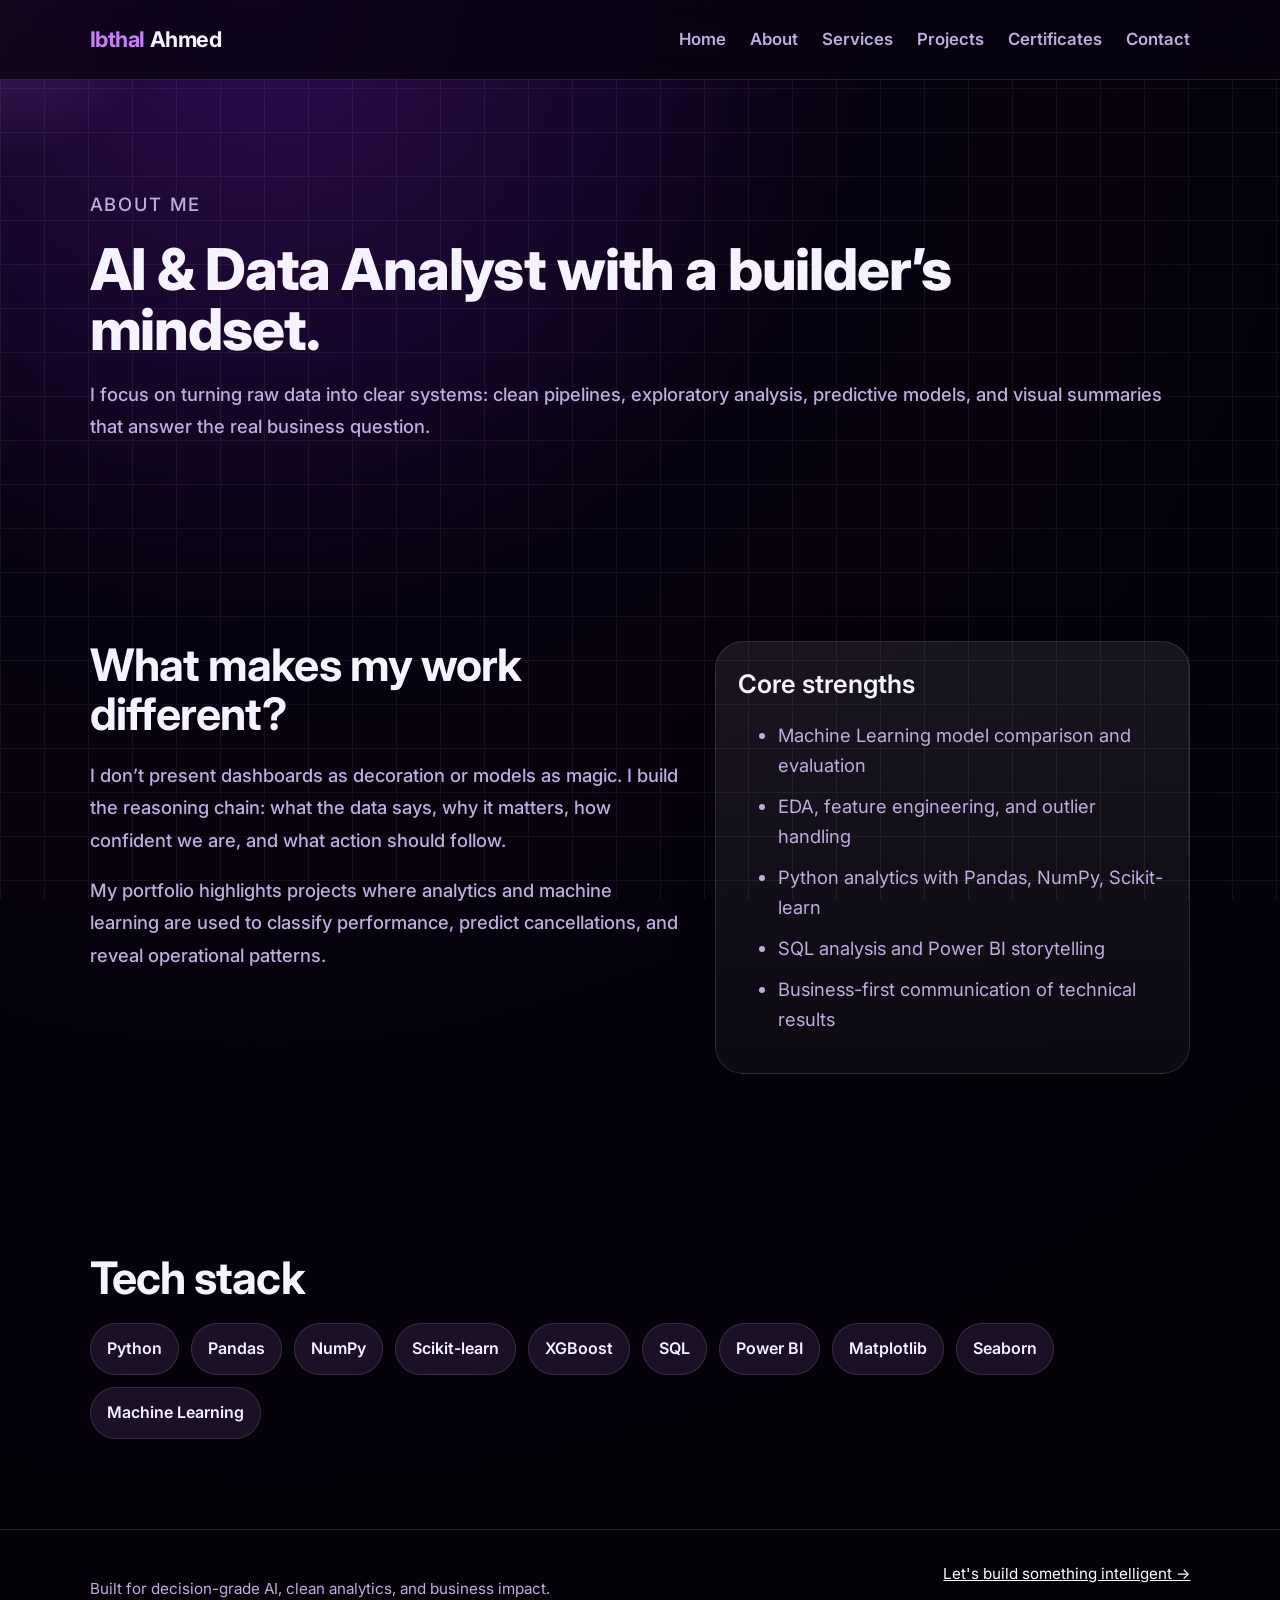
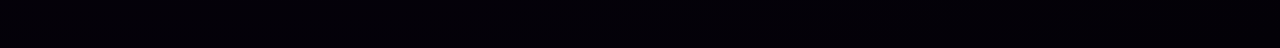
<file: about.html>
<!DOCTYPE html><html lang="en"><head><meta charset="UTF-8"><meta name="viewport" content="width=device-width, initial-scale=1.0"><title>Ibthal Ahmed | Portfolio</title><link rel="preconnect" href="https://fonts.googleapis.com"><link rel="preconnect" href="https://fonts.gstatic.com" crossorigin><link href="https://fonts.googleapis.com/css2?family=Inter:wght@400;500;600;700;800;900&display=swap" rel="stylesheet"><link rel="stylesheet" href="assets/style.css"></head><body>
<div class="noise"></div><div class="cursor-glow"></div><header class="site-header"><a class="brand" href="index.html"><span>Ibthal</span> Ahmed</a><button class="nav-toggle" aria-label="toggle navigation">☰</button><nav class="nav"><a href="index.html">Home</a><a href="about.html">About</a><a href="services.html">Services</a><a href="projects.html">Projects</a><a href="certificates.html">Certificates</a><a href="contact.html">Contact</a></nav></header>
<main>
<section class="subhero page-enter"><p class="eyebrow">About Me</p><h1>AI & Data Analyst with a builder’s mindset.</h1><p>I focus on turning raw data into clear systems: clean pipelines, exploratory analysis, predictive models, and visual summaries that answer the real business question.</p></section><section class="section split"><div><h2>What makes my work different?</h2><p>I don’t present dashboards as decoration or models as magic. I build the reasoning chain: what the data says, why it matters, how confident we are, and what action should follow.</p><p>My portfolio highlights projects where analytics and machine learning are used to classify performance, predict cancellations, and reveal operational patterns.</p></div><div class="glass-list"><h3>Core strengths</h3><ul><li>Machine Learning model comparison and evaluation</li><li>EDA, feature engineering, and outlier handling</li><li>Python analytics with Pandas, NumPy, Scikit-learn</li><li>SQL analysis and Power BI storytelling</li><li>Business-first communication of technical results</li></ul></div></section><section class="section"><h2>Tech stack</h2><div class="chips"><span>Python</span><span>Pandas</span><span>NumPy</span><span>Scikit-learn</span><span>XGBoost</span><span>SQL</span><span>Power BI</span><span>Matplotlib</span><span>Seaborn</span><span>Machine Learning</span></div></section>
</main>
<footer class="footer"><p>Built for decision-grade AI, clean analytics, and business impact.</p><a href="contact.html">Let's build something intelligent →</a></footer><script src="assets/script.js"></script></body></html>
</file>
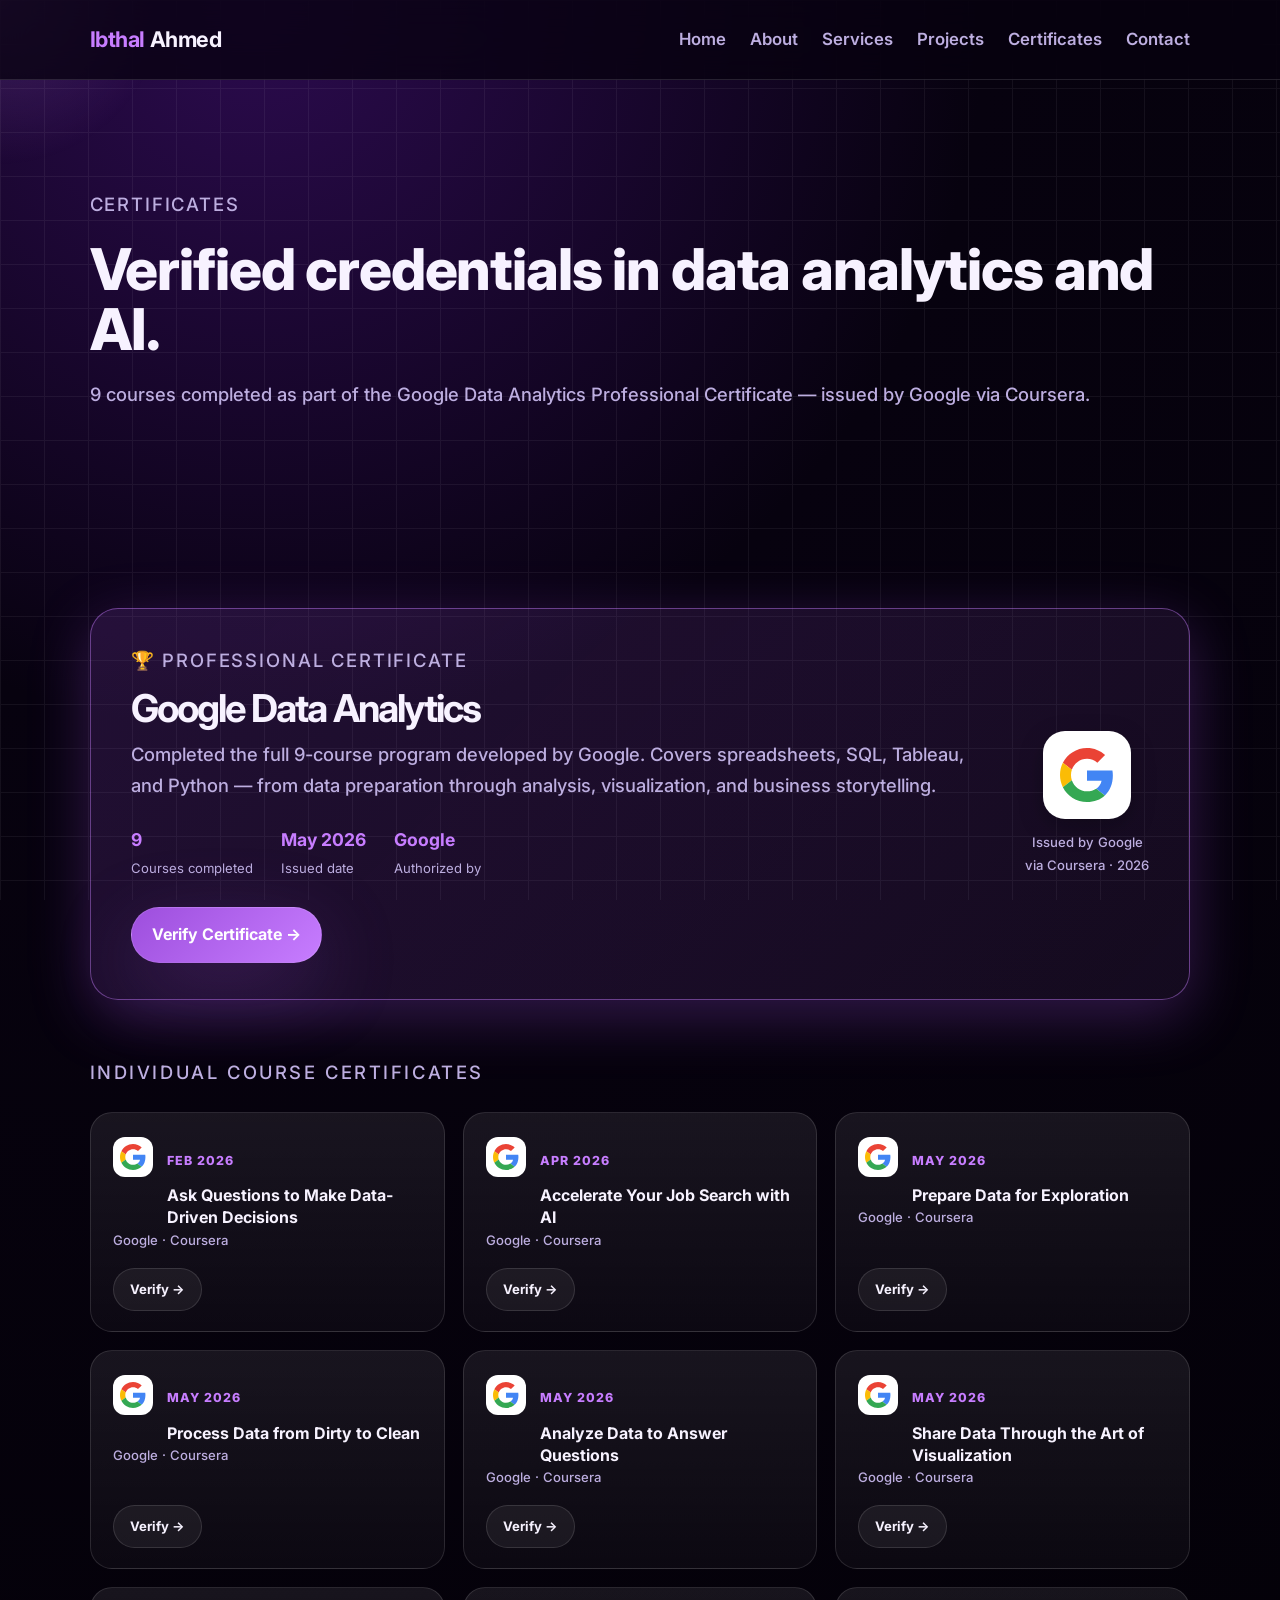
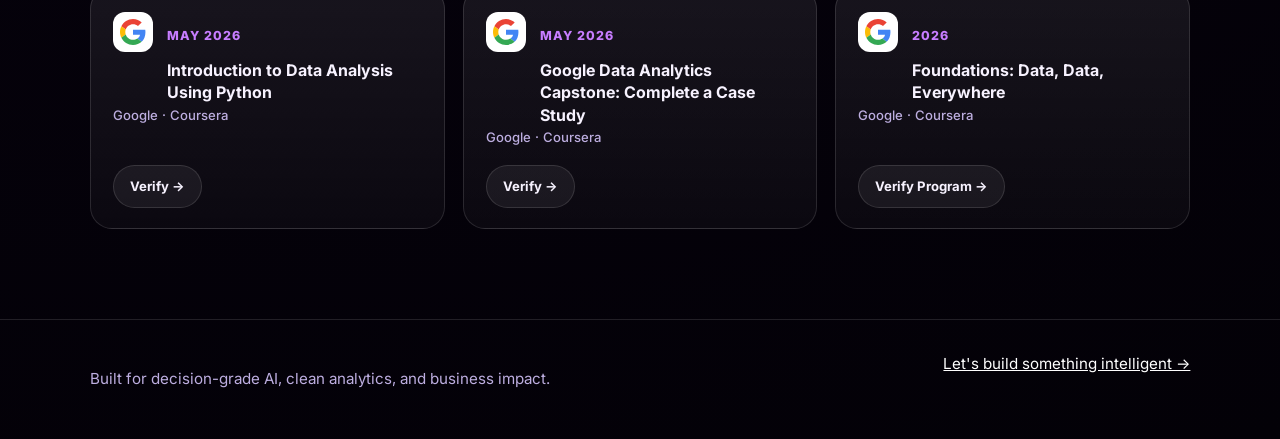
<file: certificates.html>
<!DOCTYPE html>
<html lang="en">
<head>
  <meta charset="UTF-8">
  <meta name="viewport" content="width=device-width, initial-scale=1.0">
  <title>Ibthal Ahmed | Certificates</title>
  <link rel="preconnect" href="https://fonts.googleapis.com">
  <link rel="preconnect" href="https://fonts.gstatic.com" crossorigin>
  <link href="https://fonts.googleapis.com/css2?family=Inter:wght@400;500;600;700;800;900&display=swap" rel="stylesheet">
  <link rel="stylesheet" href="assets/style.css">
  <style>
    /* ── Certificates page extras ── */
    .cert-hero-badge {
      display: inline-flex;
      align-items: center;
      gap: 10px;
      background: linear-gradient(135deg, rgba(157,78,221,.22), rgba(199,125,255,.12));
      border: 1px solid rgba(199,125,255,.35);
      border-radius: 999px;
      padding: 10px 22px;
      font-weight: 800;
      font-size: .88rem;
      color: var(--purple2);
      margin-bottom: 28px;
      letter-spacing: .06em;
    }
    .cert-hero-badge span { font-size: 1.1rem; }

    /* Professional cert card — full-width highlight */
    .pro-cert-card {
      background: linear-gradient(135deg, rgba(157,78,221,.18), rgba(199,125,255,.08));
      border: 1.5px solid rgba(199,125,255,.45);
      border-radius: 28px;
      padding: 36px 40px;
      display: flex;
      align-items: center;
      justify-content: space-between;
      gap: 32px;
      margin-bottom: 56px;
      box-shadow: 0 16px 60px rgba(157,78,221,.3);
      flex-wrap: wrap;
    }
    .pro-cert-left { flex: 1; min-width: 260px; }
    .pro-cert-left .eyebrow { margin-bottom: 10px; }
    .pro-cert-left h2 { font-size: clamp(1.6rem, 3vw, 2.4rem); margin: 0 0 10px; letter-spacing: -.05em; }
    .pro-cert-left p { color: var(--muted); line-height: 1.7; margin: 0 0 24px; }
    .pro-cert-meta {
      display: flex;
      gap: 28px;
      flex-wrap: wrap;
    }
    .pro-cert-meta div { text-align: left; }
    .pro-cert-meta strong { display: block; font-size: 1.1rem; color: var(--purple2); }
    .pro-cert-meta span { color: var(--muted); font-size: .82rem; }
    .pro-cert-right { text-align: center; flex-shrink: 0; }
    .google-logo-block {
      width: 88px;
      height: 88px;
      border-radius: 22px;
      background: #fff;
      display: grid;
      place-items: center;
      margin: 0 auto 12px;
      box-shadow: 0 8px 24px rgba(0,0,0,.25);
    }
    .google-logo-block svg { width: 54px; height: 54px; }
    .pro-cert-right p { color: var(--muted); font-size: .82rem; margin: 0; }

    /* Course certs grid */
    .course-certs-title {
      font-size: 1rem;
      text-transform: uppercase;
      letter-spacing: .14em;
      color: var(--purple2);
      font-weight: 900;
      margin-bottom: 24px;
    }
    .cert-grid {
      display: grid;
      grid-template-columns: repeat(3, 1fr);
      gap: 18px;
    }
    .cert-card {
      background: linear-gradient(180deg, rgba(255,255,255,.08), rgba(255,255,255,.03));
      border: 1px solid var(--line);
      border-radius: 22px;
      padding: 24px 22px 20px;
      display: flex;
      flex-direction: column;
      justify-content: space-between;
      gap: 16px;
      transition: border-color .3s, transform .3s;
    }
    .cert-card:hover {
      border-color: rgba(199,125,255,.5);
      transform: translateY(-4px);
    }
    .cert-card-top { display: flex; align-items: flex-start; gap: 14px; }
    .cert-icon {
      width: 40px;
      height: 40px;
      border-radius: 12px;
      background: #fff;
      display: grid;
      place-items: center;
      flex-shrink: 0;
    }
    .cert-icon svg { width: 26px; height: 26px; }
    .cert-card h3 { font-size: 1rem; margin: 0; line-height: 1.4; font-weight: 700; }
    .cert-card .cert-date { color: var(--purple2); font-size: .78rem; font-weight: 800; letter-spacing: .08em; text-transform: uppercase; }
    .cert-card .cert-issuer { color: var(--muted); font-size: .82rem; margin: 0; }
    .cert-card .btn { font-size: .82rem; padding: 10px 16px; align-self: flex-start; }

    @media (max-width: 900px) {
      .cert-grid { grid-template-columns: 1fr 1fr; }
      .pro-cert-card { flex-direction: column; }
    }
    @media (max-width: 600px) {
      .cert-grid { grid-template-columns: 1fr; }
    }
  </style>
</head>
<body>
<div class="noise"></div>
<div class="cursor-glow"></div>

<header class="site-header">
  <a class="brand" href="index.html"><span>Ibthal</span> Ahmed</a>
  <button class="nav-toggle" aria-label="toggle navigation">☰</button>
  <nav class="nav">
    <a href="index.html">Home</a>
    <a href="about.html">About</a>
    <a href="services.html">Services</a>
    <a href="projects.html">Projects</a>
    <a href="certificates.html">Certificates</a>
    <a href="contact.html">Contact</a>
  </nav>
</header>

<main>
  <section class="subhero page-enter">
    <p class="eyebrow">Certificates</p>
    <h1>Verified credentials in data analytics and AI.</h1>
    <p>9 courses completed as part of the Google Data Analytics Professional Certificate — issued by Google via Coursera.</p>
  </section>

  <section class="section">

    <!-- ── Professional Certificate Highlight ── -->
    <div class="pro-cert-card reveal">
      <div class="pro-cert-left">
        <p class="eyebrow">🏆 Professional Certificate</p>
        <h2>Google Data Analytics</h2>
        <p>Completed the full 9-course program developed by Google. Covers spreadsheets, SQL, Tableau, and Python — from data preparation through analysis, visualization, and business storytelling.</p>
        <div class="pro-cert-meta">
          <div><strong>9</strong><span>Courses completed</span></div>
          <div><strong>May 2026</strong><span>Issued date</span></div>
          <div><strong>Google</strong><span>Authorized by</span></div>
        </div>
        <br>
        <a class="btn primary" href="https://coursera.org/verify/professional-cert/ZT1CKC7ZFYZT" target="_blank">Verify Certificate →</a>
      </div>
      <div class="pro-cert-right">
        <div class="google-logo-block">
          <!-- Google G SVG -->
          <svg viewBox="0 0 48 48" xmlns="http://www.w3.org/2000/svg">
            <path fill="#EA4335" d="M24 9.5c3.54 0 6.71 1.22 9.21 3.6l6.85-6.85C35.9 2.38 30.47 0 24 0 14.62 0 6.51 5.38 2.56 13.22l7.98 6.19C12.43 13.72 17.74 9.5 24 9.5z"/>
            <path fill="#4285F4" d="M46.98 24.55c0-1.57-.15-3.09-.38-4.55H24v9.02h12.94c-.58 2.96-2.26 5.48-4.78 7.18l7.73 6c4.51-4.18 7.09-10.36 7.09-17.65z"/>
            <path fill="#FBBC05" d="M10.53 28.59c-.48-1.45-.76-2.99-.76-4.59s.27-3.14.76-4.59l-7.98-6.19C.92 16.46 0 20.12 0 24c0 3.88.92 7.54 2.56 10.78l7.97-6.19z"/>
            <path fill="#34A853" d="M24 48c6.48 0 11.93-2.13 15.89-5.81l-7.73-6c-2.18 1.48-4.97 2.31-8.16 2.31-6.26 0-11.57-4.22-13.47-9.91l-7.98 6.19C6.51 42.62 14.62 48 24 48z"/>
          </svg>
        </div>
        <p>Issued by Google<br>via Coursera · 2026</p>
      </div>
    </div>

    <!-- ── Individual Course Certificates ── -->
    <p class="course-certs-title">Individual Course Certificates</p>
    <div class="cert-grid">

      <!-- Card 1 -->
      <article class="cert-card reveal">
        <div>
          <div class="cert-card-top">
            <div class="cert-icon">
              <svg viewBox="0 0 48 48" xmlns="http://www.w3.org/2000/svg">
                <path fill="#EA4335" d="M24 9.5c3.54 0 6.71 1.22 9.21 3.6l6.85-6.85C35.9 2.38 30.47 0 24 0 14.62 0 6.51 5.38 2.56 13.22l7.98 6.19C12.43 13.72 17.74 9.5 24 9.5z"/>
                <path fill="#4285F4" d="M46.98 24.55c0-1.57-.15-3.09-.38-4.55H24v9.02h12.94c-.58 2.96-2.26 5.48-4.78 7.18l7.73 6c4.51-4.18 7.09-10.36 7.09-17.65z"/>
                <path fill="#FBBC05" d="M10.53 28.59c-.48-1.45-.76-2.99-.76-4.59s.27-3.14.76-4.59l-7.98-6.19C.92 16.46 0 20.12 0 24c0 3.88.92 7.54 2.56 10.78l7.97-6.19z"/>
                <path fill="#34A853" d="M24 48c6.48 0 11.93-2.13 15.89-5.81l-7.73-6c-2.18 1.48-4.97 2.31-8.16 2.31-6.26 0-11.57-4.22-13.47-9.91l-7.98 6.19C6.51 42.62 14.62 48 24 48z"/>
              </svg>
            </div>
            <div>
              <p class="cert-date">Feb 2026</p>
              <h3>Ask Questions to Make Data-Driven Decisions</h3>
            </div>
          </div>
          <p class="cert-issuer">Google · Coursera</p>
        </div>
        <a class="btn ghost" href="https://coursera.org/verify/ZNNONL8BQSKP" target="_blank">Verify →</a>
      </article>

      <!-- Card 2 -->
      <article class="cert-card reveal">
        <div>
          <div class="cert-card-top">
            <div class="cert-icon">
              <svg viewBox="0 0 48 48" xmlns="http://www.w3.org/2000/svg">
                <path fill="#EA4335" d="M24 9.5c3.54 0 6.71 1.22 9.21 3.6l6.85-6.85C35.9 2.38 30.47 0 24 0 14.62 0 6.51 5.38 2.56 13.22l7.98 6.19C12.43 13.72 17.74 9.5 24 9.5z"/>
                <path fill="#4285F4" d="M46.98 24.55c0-1.57-.15-3.09-.38-4.55H24v9.02h12.94c-.58 2.96-2.26 5.48-4.78 7.18l7.73 6c4.51-4.18 7.09-10.36 7.09-17.65z"/>
                <path fill="#FBBC05" d="M10.53 28.59c-.48-1.45-.76-2.99-.76-4.59s.27-3.14.76-4.59l-7.98-6.19C.92 16.46 0 20.12 0 24c0 3.88.92 7.54 2.56 10.78l7.97-6.19z"/>
                <path fill="#34A853" d="M24 48c6.48 0 11.93-2.13 15.89-5.81l-7.73-6c-2.18 1.48-4.97 2.31-8.16 2.31-6.26 0-11.57-4.22-13.47-9.91l-7.98 6.19C6.51 42.62 14.62 48 24 48z"/>
              </svg>
            </div>
            <div>
              <p class="cert-date">Apr 2026</p>
              <h3>Accelerate Your Job Search with AI</h3>
            </div>
          </div>
          <p class="cert-issuer">Google · Coursera</p>
        </div>
        <a class="btn ghost" href="https://coursera.org/verify/HGFO19A2D9WB" target="_blank">Verify →</a>
      </article>

      <!-- Card 3 -->
      <article class="cert-card reveal">
        <div>
          <div class="cert-card-top">
            <div class="cert-icon">
              <svg viewBox="0 0 48 48" xmlns="http://www.w3.org/2000/svg">
                <path fill="#EA4335" d="M24 9.5c3.54 0 6.71 1.22 9.21 3.6l6.85-6.85C35.9 2.38 30.47 0 24 0 14.62 0 6.51 5.38 2.56 13.22l7.98 6.19C12.43 13.72 17.74 9.5 24 9.5z"/>
                <path fill="#4285F4" d="M46.98 24.55c0-1.57-.15-3.09-.38-4.55H24v9.02h12.94c-.58 2.96-2.26 5.48-4.78 7.18l7.73 6c4.51-4.18 7.09-10.36 7.09-17.65z"/>
                <path fill="#FBBC05" d="M10.53 28.59c-.48-1.45-.76-2.99-.76-4.59s.27-3.14.76-4.59l-7.98-6.19C.92 16.46 0 20.12 0 24c0 3.88.92 7.54 2.56 10.78l7.97-6.19z"/>
                <path fill="#34A853" d="M24 48c6.48 0 11.93-2.13 15.89-5.81l-7.73-6c-2.18 1.48-4.97 2.31-8.16 2.31-6.26 0-11.57-4.22-13.47-9.91l-7.98 6.19C6.51 42.62 14.62 48 24 48z"/>
              </svg>
            </div>
            <div>
              <p class="cert-date">May 2026</p>
              <h3>Prepare Data for Exploration</h3>
            </div>
          </div>
          <p class="cert-issuer">Google · Coursera</p>
        </div>
        <a class="btn ghost" href="https://coursera.org/verify/5GYQ8O0LGU90" target="_blank">Verify →</a>
      </article>

      <!-- Card 4 -->
      <article class="cert-card reveal">
        <div>
          <div class="cert-card-top">
            <div class="cert-icon">
              <svg viewBox="0 0 48 48" xmlns="http://www.w3.org/2000/svg">
                <path fill="#EA4335" d="M24 9.5c3.54 0 6.71 1.22 9.21 3.6l6.85-6.85C35.9 2.38 30.47 0 24 0 14.62 0 6.51 5.38 2.56 13.22l7.98 6.19C12.43 13.72 17.74 9.5 24 9.5z"/>
                <path fill="#4285F4" d="M46.98 24.55c0-1.57-.15-3.09-.38-4.55H24v9.02h12.94c-.58 2.96-2.26 5.48-4.78 7.18l7.73 6c4.51-4.18 7.09-10.36 7.09-17.65z"/>
                <path fill="#FBBC05" d="M10.53 28.59c-.48-1.45-.76-2.99-.76-4.59s.27-3.14.76-4.59l-7.98-6.19C.92 16.46 0 20.12 0 24c0 3.88.92 7.54 2.56 10.78l7.97-6.19z"/>
                <path fill="#34A853" d="M24 48c6.48 0 11.93-2.13 15.89-5.81l-7.73-6c-2.18 1.48-4.97 2.31-8.16 2.31-6.26 0-11.57-4.22-13.47-9.91l-7.98 6.19C6.51 42.62 14.62 48 24 48z"/>
              </svg>
            </div>
            <div>
              <p class="cert-date">May 2026</p>
              <h3>Process Data from Dirty to Clean</h3>
            </div>
          </div>
          <p class="cert-issuer">Google · Coursera</p>
        </div>
        <a class="btn ghost" href="https://coursera.org/verify/H7PNA7JID15Q" target="_blank">Verify →</a>
      </article>

      <!-- Card 5 -->
      <article class="cert-card reveal">
        <div>
          <div class="cert-card-top">
            <div class="cert-icon">
              <svg viewBox="0 0 48 48" xmlns="http://www.w3.org/2000/svg">
                <path fill="#EA4335" d="M24 9.5c3.54 0 6.71 1.22 9.21 3.6l6.85-6.85C35.9 2.38 30.47 0 24 0 14.62 0 6.51 5.38 2.56 13.22l7.98 6.19C12.43 13.72 17.74 9.5 24 9.5z"/>
                <path fill="#4285F4" d="M46.98 24.55c0-1.57-.15-3.09-.38-4.55H24v9.02h12.94c-.58 2.96-2.26 5.48-4.78 7.18l7.73 6c4.51-4.18 7.09-10.36 7.09-17.65z"/>
                <path fill="#FBBC05" d="M10.53 28.59c-.48-1.45-.76-2.99-.76-4.59s.27-3.14.76-4.59l-7.98-6.19C.92 16.46 0 20.12 0 24c0 3.88.92 7.54 2.56 10.78l7.97-6.19z"/>
                <path fill="#34A853" d="M24 48c6.48 0 11.93-2.13 15.89-5.81l-7.73-6c-2.18 1.48-4.97 2.31-8.16 2.31-6.26 0-11.57-4.22-13.47-9.91l-7.98 6.19C6.51 42.62 14.62 48 24 48z"/>
              </svg>
            </div>
            <div>
              <p class="cert-date">May 2026</p>
              <h3>Analyze Data to Answer Questions</h3>
            </div>
          </div>
          <p class="cert-issuer">Google · Coursera</p>
        </div>
        <a class="btn ghost" href="https://coursera.org/verify/X1AIE9H4SC6G" target="_blank">Verify →</a>
      </article>

      <!-- Card 6 -->
      <article class="cert-card reveal">
        <div>
          <div class="cert-card-top">
            <div class="cert-icon">
              <svg viewBox="0 0 48 48" xmlns="http://www.w3.org/2000/svg">
                <path fill="#EA4335" d="M24 9.5c3.54 0 6.71 1.22 9.21 3.6l6.85-6.85C35.9 2.38 30.47 0 24 0 14.62 0 6.51 5.38 2.56 13.22l7.98 6.19C12.43 13.72 17.74 9.5 24 9.5z"/>
                <path fill="#4285F4" d="M46.98 24.55c0-1.57-.15-3.09-.38-4.55H24v9.02h12.94c-.58 2.96-2.26 5.48-4.78 7.18l7.73 6c4.51-4.18 7.09-10.36 7.09-17.65z"/>
                <path fill="#FBBC05" d="M10.53 28.59c-.48-1.45-.76-2.99-.76-4.59s.27-3.14.76-4.59l-7.98-6.19C.92 16.46 0 20.12 0 24c0 3.88.92 7.54 2.56 10.78l7.97-6.19z"/>
                <path fill="#34A853" d="M24 48c6.48 0 11.93-2.13 15.89-5.81l-7.73-6c-2.18 1.48-4.97 2.31-8.16 2.31-6.26 0-11.57-4.22-13.47-9.91l-7.98 6.19C6.51 42.62 14.62 48 24 48z"/>
              </svg>
            </div>
            <div>
              <p class="cert-date">May 2026</p>
              <h3>Share Data Through the Art of Visualization</h3>
            </div>
          </div>
          <p class="cert-issuer">Google · Coursera</p>
        </div>
        <a class="btn ghost" href="https://coursera.org/verify/FV7IEA7RU4MD" target="_blank">Verify →</a>
      </article>

      <!-- Card 7 -->
      <article class="cert-card reveal">
        <div>
          <div class="cert-card-top">
            <div class="cert-icon">
              <svg viewBox="0 0 48 48" xmlns="http://www.w3.org/2000/svg">
                <path fill="#EA4335" d="M24 9.5c3.54 0 6.71 1.22 9.21 3.6l6.85-6.85C35.9 2.38 30.47 0 24 0 14.62 0 6.51 5.38 2.56 13.22l7.98 6.19C12.43 13.72 17.74 9.5 24 9.5z"/>
                <path fill="#4285F4" d="M46.98 24.55c0-1.57-.15-3.09-.38-4.55H24v9.02h12.94c-.58 2.96-2.26 5.48-4.78 7.18l7.73 6c4.51-4.18 7.09-10.36 7.09-17.65z"/>
                <path fill="#FBBC05" d="M10.53 28.59c-.48-1.45-.76-2.99-.76-4.59s.27-3.14.76-4.59l-7.98-6.19C.92 16.46 0 20.12 0 24c0 3.88.92 7.54 2.56 10.78l7.97-6.19z"/>
                <path fill="#34A853" d="M24 48c6.48 0 11.93-2.13 15.89-5.81l-7.73-6c-2.18 1.48-4.97 2.31-8.16 2.31-6.26 0-11.57-4.22-13.47-9.91l-7.98 6.19C6.51 42.62 14.62 48 24 48z"/>
              </svg>
            </div>
            <div>
              <p class="cert-date">May 2026</p>
              <h3>Introduction to Data Analysis Using Python</h3>
            </div>
          </div>
          <p class="cert-issuer">Google · Coursera</p>
        </div>
        <a class="btn ghost" href="https://coursera.org/verify/PXPCAWGB9SZL" target="_blank">Verify →</a>
      </article>

      <!-- Card 8 -->
      <article class="cert-card reveal">
        <div>
          <div class="cert-card-top">
            <div class="cert-icon">
              <svg viewBox="0 0 48 48" xmlns="http://www.w3.org/2000/svg">
                <path fill="#EA4335" d="M24 9.5c3.54 0 6.71 1.22 9.21 3.6l6.85-6.85C35.9 2.38 30.47 0 24 0 14.62 0 6.51 5.38 2.56 13.22l7.98 6.19C12.43 13.72 17.74 9.5 24 9.5z"/>
                <path fill="#4285F4" d="M46.98 24.55c0-1.57-.15-3.09-.38-4.55H24v9.02h12.94c-.58 2.96-2.26 5.48-4.78 7.18l7.73 6c4.51-4.18 7.09-10.36 7.09-17.65z"/>
                <path fill="#FBBC05" d="M10.53 28.59c-.48-1.45-.76-2.99-.76-4.59s.27-3.14.76-4.59l-7.98-6.19C.92 16.46 0 20.12 0 24c0 3.88.92 7.54 2.56 10.78l7.97-6.19z"/>
                <path fill="#34A853" d="M24 48c6.48 0 11.93-2.13 15.89-5.81l-7.73-6c-2.18 1.48-4.97 2.31-8.16 2.31-6.26 0-11.57-4.22-13.47-9.91l-7.98 6.19C6.51 42.62 14.62 48 24 48z"/>
              </svg>
            </div>
            <div>
              <p class="cert-date">May 2026</p>
              <h3>Google Data Analytics Capstone: Complete a Case Study</h3>
            </div>
          </div>
          <p class="cert-issuer">Google · Coursera</p>
        </div>
        <a class="btn ghost" href="https://coursera.org/verify/5895U9UVQ0BV" target="_blank">Verify →</a>
      </article>

      <!-- Card 9 — Foundations (no separate PDF but part of the 9) -->
      <article class="cert-card reveal">
        <div>
          <div class="cert-card-top">
            <div class="cert-icon">
              <svg viewBox="0 0 48 48" xmlns="http://www.w3.org/2000/svg">
                <path fill="#EA4335" d="M24 9.5c3.54 0 6.71 1.22 9.21 3.6l6.85-6.85C35.9 2.38 30.47 0 24 0 14.62 0 6.51 5.38 2.56 13.22l7.98 6.19C12.43 13.72 17.74 9.5 24 9.5z"/>
                <path fill="#4285F4" d="M46.98 24.55c0-1.57-.15-3.09-.38-4.55H24v9.02h12.94c-.58 2.96-2.26 5.48-4.78 7.18l7.73 6c4.51-4.18 7.09-10.36 7.09-17.65z"/>
                <path fill="#FBBC05" d="M10.53 28.59c-.48-1.45-.76-2.99-.76-4.59s.27-3.14.76-4.59l-7.98-6.19C.92 16.46 0 20.12 0 24c0 3.88.92 7.54 2.56 10.78l7.97-6.19z"/>
                <path fill="#34A853" d="M24 48c6.48 0 11.93-2.13 15.89-5.81l-7.73-6c-2.18 1.48-4.97 2.31-8.16 2.31-6.26 0-11.57-4.22-13.47-9.91l-7.98 6.19C6.51 42.62 14.62 48 24 48z"/>
              </svg>
            </div>
            <div>
              <p class="cert-date">2026</p>
              <h3>Foundations: Data, Data, Everywhere</h3>
            </div>
          </div>
          <p class="cert-issuer">Google · Coursera</p>
        </div>
        <a class="btn ghost" href="https://coursera.org/verify/professional-cert/ZT1CKC7ZFYZT" target="_blank">Verify Program →</a>
      </article>

    </div>
  </section>
</main>

<footer class="footer">
  <p>Built for decision-grade AI, clean analytics, and business impact.</p>
  <a href="contact.html">Let's build something intelligent →</a>
</footer>

<script src="assets/script.js"></script>
</body>
</html>
</file>
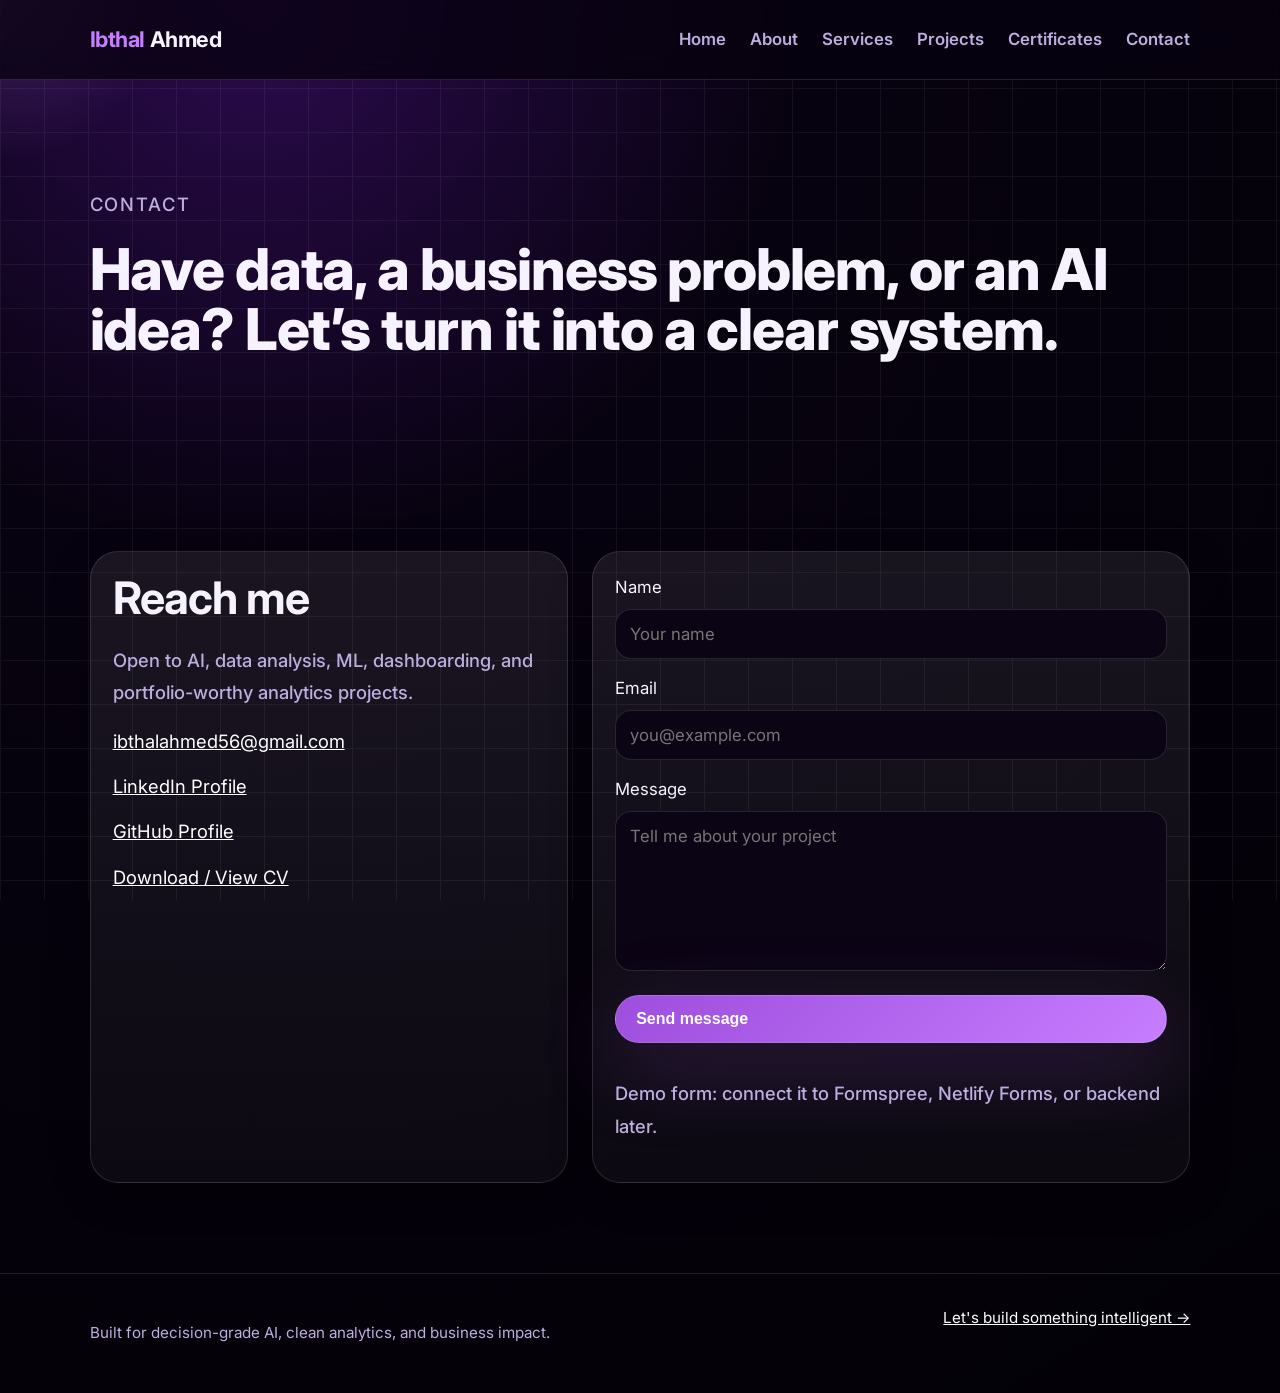
<file: contact.html>
<!DOCTYPE html><html lang="en"><head><meta charset="UTF-8"><meta name="viewport" content="width=device-width, initial-scale=1.0"><title>Ibthal Ahmed | Portfolio</title><link rel="preconnect" href="https://fonts.googleapis.com"><link rel="preconnect" href="https://fonts.gstatic.com" crossorigin><link href="https://fonts.googleapis.com/css2?family=Inter:wght@400;500;600;700;800;900&display=swap" rel="stylesheet"><link rel="stylesheet" href="assets/style.css"></head><body>
<div class="noise"></div><div class="cursor-glow"></div><header class="site-header"><a class="brand" href="index.html"><span>Ibthal</span> Ahmed</a><button class="nav-toggle" aria-label="toggle navigation">☰</button><nav class="nav"><a href="index.html">Home</a><a href="about.html">About</a><a href="services.html">Services</a><a href="projects.html">Projects</a><a href="certificates.html">Certificates</a><a href="contact.html">Contact</a></nav></header>
<main>
<section class="subhero page-enter"><p class="eyebrow">Contact</p><h1>Have data, a business problem, or an AI idea? Let’s turn it into a clear system.</h1></section><section class="section contact-wrap"><div class="contact-card"><h2>Reach me</h2><p>Open to AI, data analysis, ML, dashboarding, and portfolio-worthy analytics projects.</p><a href="mailto:ibthalahmed56@gmail.com">ibthalahmed56@gmail.com</a><a href="https://www.linkedin.com/in/ibthal-ahmed" target="_blank">LinkedIn Profile</a><a href="https://github.com/IbthalAhmed161" target="_blank">GitHub Profile</a><a href="https://raw.githubusercontent.com/IbthalAhmed161/portfolio/main/Ibthal%20Ahmed%20CV.pdf" target="_blank">Download / View CV</a></div><form class="contact-form"><label>Name<input type="text" placeholder="Your name"></label><label>Email<input type="email" placeholder="you@example.com"></label><label>Message<textarea placeholder="Tell me about your project"></textarea></label><button class="btn primary" type="submit">Send message</button><p class="form-note">Demo form: connect it to Formspree, Netlify Forms, or backend later.</p></form></section>
</main>
<footer class="footer"><p>Built for decision-grade AI, clean analytics, and business impact.</p><a href="contact.html">Let's build something intelligent →</a></footer><script src="assets/script.js"></script></body></html>
</file>
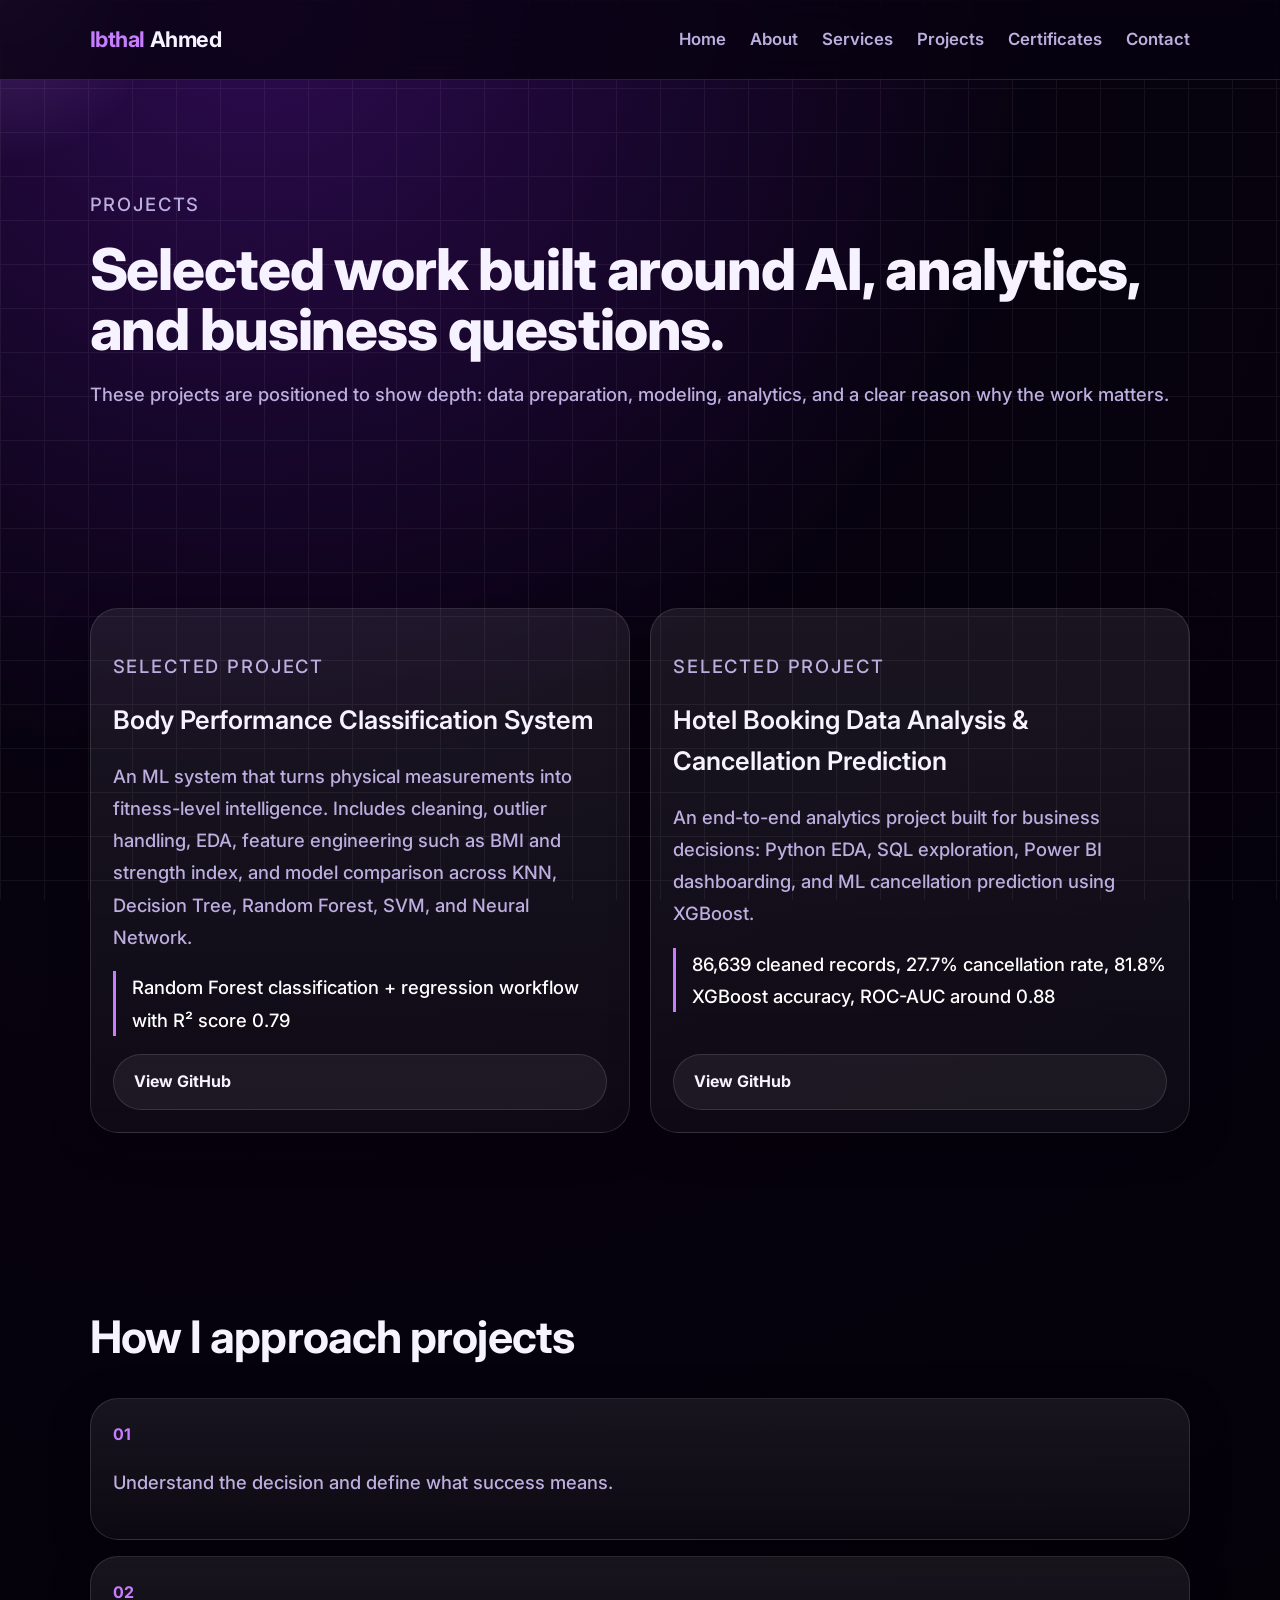
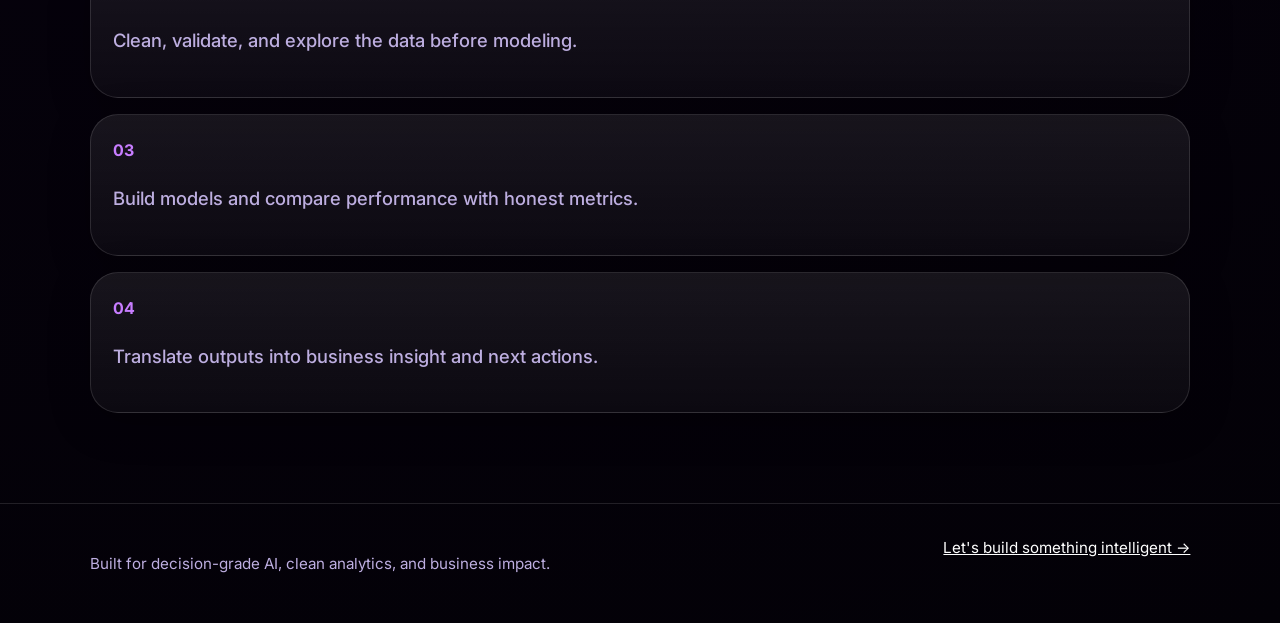
<file: projects.html>
<!DOCTYPE html><html lang="en"><head><meta charset="UTF-8"><meta name="viewport" content="width=device-width, initial-scale=1.0"><title>Ibthal Ahmed | Portfolio</title><link rel="preconnect" href="https://fonts.googleapis.com"><link rel="preconnect" href="https://fonts.gstatic.com" crossorigin><link href="https://fonts.googleapis.com/css2?family=Inter:wght@400;500;600;700;800;900&display=swap" rel="stylesheet"><link rel="stylesheet" href="assets/style.css"></head><body>
<div class="noise"></div><div class="cursor-glow"></div><header class="site-header"><a class="brand" href="index.html"><span>Ibthal</span> Ahmed</a><button class="nav-toggle" aria-label="toggle navigation">☰</button><nav class="nav"><a href="index.html">Home</a><a href="about.html">About</a><a href="services.html">Services</a><a href="projects.html">Projects</a><a href="certificates.html">Certificates</a><a href="contact.html">Contact</a></nav></header>
<main>
<section class="subhero page-enter"><p class="eyebrow">Projects</p><h1>Selected work built around AI, analytics, and business questions.</h1><p>These projects are positioned to show depth: data preparation, modeling, analytics, and a clear reason why the work matters.</p></section><section class="section project-grid"><article class="project-card"><div><p class="eyebrow">Selected Project</p><h3>Body Performance Classification System</h3><p>An ML system that turns physical measurements into fitness-level intelligence. Includes cleaning, outlier handling, EDA, feature engineering such as BMI and strength index, and model comparison across KNN, Decision Tree, Random Forest, SVM, and Neural Network.</p><p class="impact">Random Forest classification + regression workflow with R² score 0.79</p></div><a class="btn ghost" href="https://github.com/IbthalAhmed161/body-performance-ml-project" target="_blank">View GitHub</a></article><article class="project-card"><div><p class="eyebrow">Selected Project</p><h3>Hotel Booking Data Analysis & Cancellation Prediction</h3><p>An end-to-end analytics project built for business decisions: Python EDA, SQL exploration, Power BI dashboarding, and ML cancellation prediction using XGBoost.</p><p class="impact">86,639 cleaned records, 27.7% cancellation rate, 81.8% XGBoost accuracy, ROC-AUC around 0.88</p></div><a class="btn ghost" href="https://github.com/IbthalAhmed161/hotel-booking-data-analysis" target="_blank">View GitHub</a></article></section><section class="section timeline"><h2>How I approach projects</h2><div><span>01</span><p>Understand the decision and define what success means.</p></div><div><span>02</span><p>Clean, validate, and explore the data before modeling.</p></div><div><span>03</span><p>Build models and compare performance with honest metrics.</p></div><div><span>04</span><p>Translate outputs into business insight and next actions.</p></div></section>
</main>
<footer class="footer"><p>Built for decision-grade AI, clean analytics, and business impact.</p><a href="contact.html">Let's build something intelligent →</a></footer><script src="assets/script.js"></script></body></html>
</file>
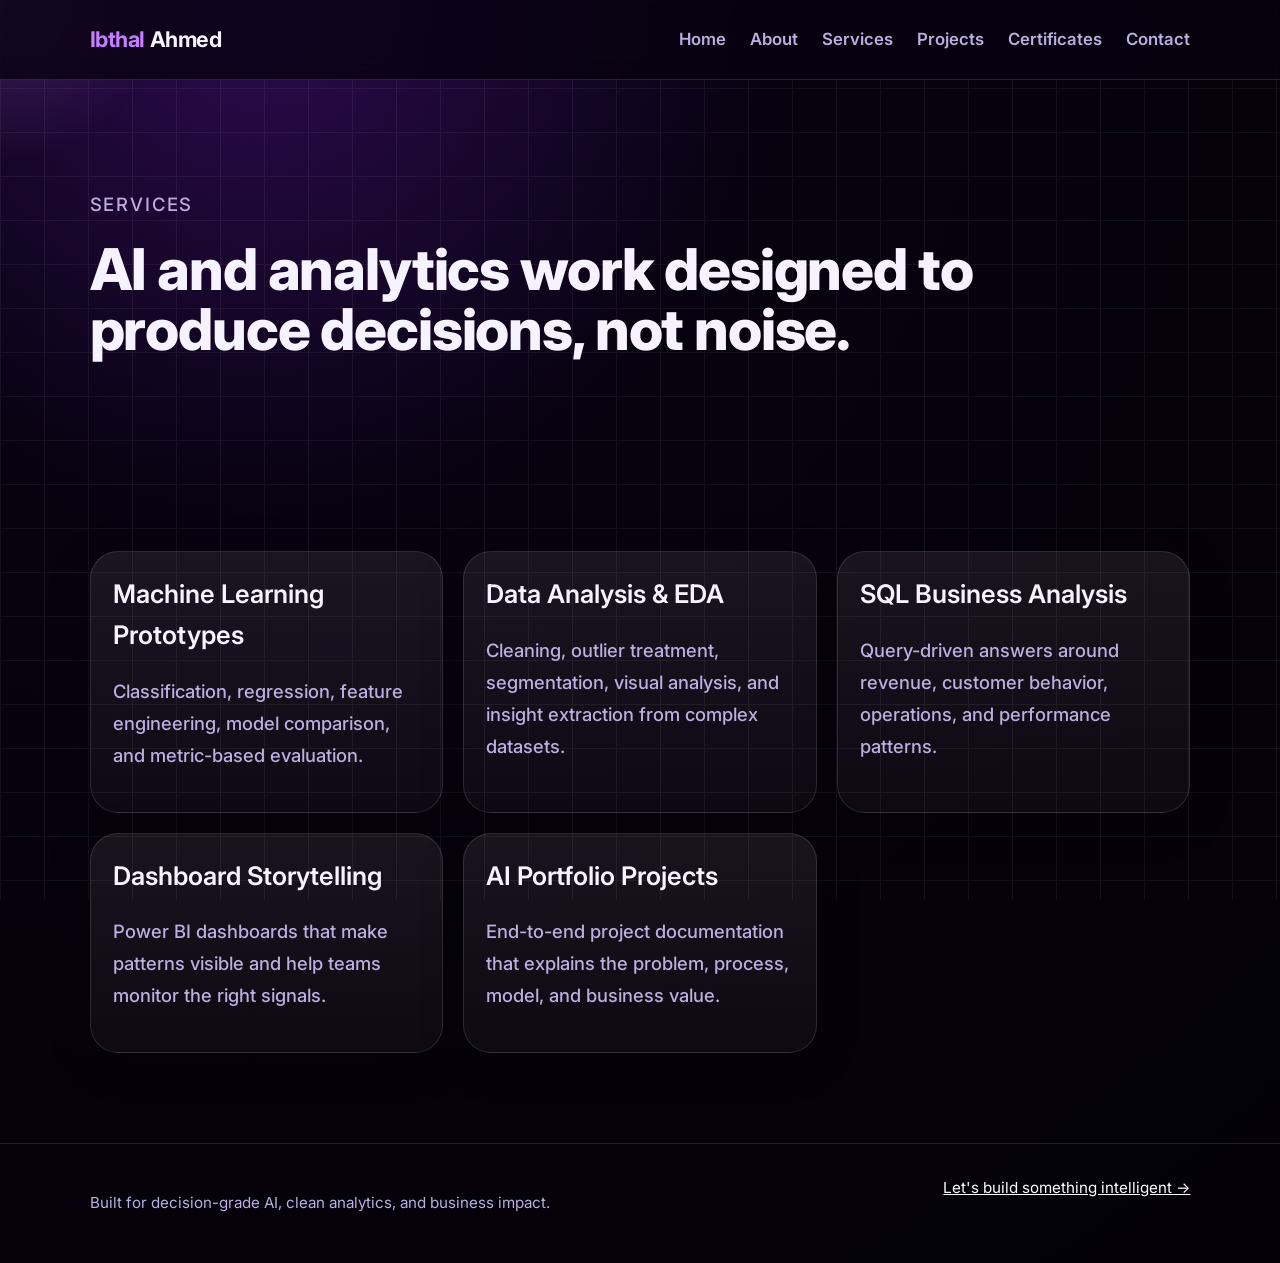
<file: services.html>
<!DOCTYPE html><html lang="en"><head><meta charset="UTF-8"><meta name="viewport" content="width=device-width, initial-scale=1.0"><title>Ibthal Ahmed | Portfolio</title><link rel="preconnect" href="https://fonts.googleapis.com"><link rel="preconnect" href="https://fonts.gstatic.com" crossorigin><link href="https://fonts.googleapis.com/css2?family=Inter:wght@400;500;600;700;800;900&display=swap" rel="stylesheet"><link rel="stylesheet" href="assets/style.css"></head><body>
<div class="noise"></div><div class="cursor-glow"></div><header class="site-header"><a class="brand" href="index.html"><span>Ibthal</span> Ahmed</a><button class="nav-toggle" aria-label="toggle navigation">☰</button><nav class="nav"><a href="index.html">Home</a><a href="about.html">About</a><a href="services.html">Services</a><a href="projects.html">Projects</a><a href="certificates.html">Certificates</a><a href="contact.html">Contact</a></nav></header>
<main>
<section class="subhero page-enter"><p class="eyebrow">Services</p><h1>AI and analytics work designed to produce decisions, not noise.</h1></section><section class="section cards"><article><h3>Machine Learning Prototypes</h3><p>Classification, regression, feature engineering, model comparison, and metric-based evaluation.</p></article><article><h3>Data Analysis & EDA</h3><p>Cleaning, outlier treatment, segmentation, visual analysis, and insight extraction from complex datasets.</p></article><article><h3>SQL Business Analysis</h3><p>Query-driven answers around revenue, customer behavior, operations, and performance patterns.</p></article><article><h3>Dashboard Storytelling</h3><p>Power BI dashboards that make patterns visible and help teams monitor the right signals.</p></article><article><h3>AI Portfolio Projects</h3><p>End-to-end project documentation that explains the problem, process, model, and business value.</p></article></section>
</main>
<footer class="footer"><p>Built for decision-grade AI, clean analytics, and business impact.</p><a href="contact.html">Let's build something intelligent →</a></footer><script src="assets/script.js"></script></body></html>
</file>
<file: assets/style.css>
@import url('https://fonts.googleapis.com/css2?family=Inter:wght@400;500;600;700;800&display=swap');

:root{
  --bg:#07020f;--panel:#120820;--text:#f7f2ff;--muted:#bdaee0;
  --purple:#9d4edd;--purple2:#c77dff;--line:rgba(255,255,255,.12);
  --shadow:0 24px 80px rgba(157,78,221,.25);

  /* type scale */
  --fs-2xs:.8rem;    /* form note */
  --fs-xs:.95rem;    /* nav, eyebrow, metrics span */
  --fs-sm:1rem;      /* chips, btn */
  --fs-base:1.05rem; /* default */
  --fs-md:1.15rem;   /* lead/paragraphs */
  --fs-lg:1.35rem;   /* brand, metrics strong */
  --fs-xl:1.6rem;    /* h3 */
  --fs-2xl:clamp(2rem,3.5vw,2.8rem);   /* h2 */
  --fs-3xl:clamp(2.2rem,4.5vw,3.6rem); /* h1 */

  /* weight scale */
  --fw-regular:400;
  --fw-medium:500;
  --fw-semibold:600;
  --fw-bold:700;
  --fw-black:800;
}

*{box-sizing:border-box}

body{
  margin:0;
  font-family:'Inter',Arial,sans-serif;
  font-size:var(--fs-base);
  font-weight:var(--fw-regular);
  line-height:1.6;
  background:radial-gradient(circle at 20% 0,#2c0b4f 0,#07020f 32%,#030107 100%);
  color:var(--text);
  min-height:100vh;
  overflow-x:hidden;
}

.noise{position:fixed;inset:0;pointer-events:none;opacity:.06;background-image:linear-gradient(90deg,#fff 1px,transparent 1px),linear-gradient(#fff 1px,transparent 1px);background-size:44px 44px}
.cursor-glow{position:fixed;width:360px;height:360px;border-radius:50%;background:radial-gradient(circle,rgba(199,125,255,.2),transparent 65%);pointer-events:none;z-index:0;transform:translate(-50%,-50%)}

.site-header{position:sticky;top:0;z-index:10;display:flex;align-items:center;justify-content:space-between;padding:22px 7vw;background:rgba(7,2,15,.76);backdrop-filter:blur(18px);border-bottom:1px solid var(--line)}
.brand{font-weight:var(--fw-bold);letter-spacing:-.02em;color:var(--text);text-decoration:none;font-size:var(--fs-lg)}
.brand span{color:var(--purple2)}
.nav{display:flex;gap:24px}
.nav a{color:var(--muted);text-decoration:none;font-weight:var(--fw-semibold);font-size:var(--fs-base)}
.nav a:hover{color:#fff}
.nav-toggle{display:none}

.hero,.subhero,.section{position:relative;z-index:1;padding:90px 7vw}
.hero{display:grid;grid-template-columns:1.1fr .9fr;gap:60px;align-items:center;min-height:86vh}

.eyebrow{text-transform:uppercase;letter-spacing:.1em;color:var(--purple2);font-weight:var(--fw-bold);font-size:var(--fs-sm)}

h1{font-size:var(--fs-3xl);font-weight:var(--fw-black);line-height:1.05;margin:12px 0;letter-spacing:-.02em}
h2{font-size:var(--fs-2xl);font-weight:var(--fw-bold);line-height:1.1;letter-spacing:-.02em;margin:0 0 20px}
h3{font-size:var(--fs-xl);font-weight:var(--fw-semibold);margin:0 0 12px}

.lead,.subhero p,.section p{color:var(--muted);line-height:1.75;font-size:var(--fs-md);font-weight:var(--fw-medium)}

.btn{display:inline-flex;padding:14px 20px;border-radius:999px;text-decoration:none;font-weight:var(--fw-bold);font-size:var(--fs-sm);border:1px solid var(--line);transition:.3s}
.primary{background:linear-gradient(135deg,var(--purple),var(--purple2));color:#fff;box-shadow:var(--shadow)}
.ghost{color:var(--text);background:rgba(255,255,255,.06)}
.btn:hover{transform:translateY(-4px)}
.hero-actions{display:flex;gap:14px;margin:30px 0}

.metrics{display:grid;grid-template-columns:repeat(3,1fr);gap:12px;margin-top:28px}
.metrics div,.usp-grid article,.glass-list,.project-card,.cards article,.contact-card,.contact-form,.timeline div{background:linear-gradient(180deg,rgba(255,255,255,.08),rgba(255,255,255,.035));border:1px solid var(--line);border-radius:28px;padding:22px;box-shadow:0 10px 40px rgba(0,0,0,.25)}
.metrics strong{display:block;font-size:var(--fs-lg);font-weight:var(--fw-bold)}
.metrics span{color:var(--muted);font-size:var(--fs-xs);font-weight:var(--fw-medium)}

.hero-visual{position:relative;min-height:520px;display:grid;place-items:center}
.hero-visual img{width:min(390px,86%);aspect-ratio:1/1.15;object-fit:cover;border-radius:42px;border:1px solid var(--line);box-shadow:var(--shadow);filter:saturate(1.05) contrast(1.05)}
.orb{position:absolute;width:420px;height:420px;border-radius:50%;background:linear-gradient(135deg,#7b2cbf,#e0aaff);filter:blur(18px);opacity:.42;animation:pulse 5s infinite alternate}
.floating-card{position:absolute;background:rgba(10,4,20,.78);border:1px solid var(--line);border-radius:18px;padding:14px 22px;font-weight:var(--fw-bold);font-size:1rem;line-height:1.3;white-space:nowrap;min-width:200px;text-align:center;box-shadow:var(--shadow)}
.one{top:75px;left:10px;animation:float 4s infinite}
.two{bottom:75px;right:0;animation:float 5s infinite reverse}

.usp-grid,.cards,.project-grid{display:grid;grid-template-columns:repeat(3,1fr);gap:20px}
.usp-grid span,.timeline span{color:var(--purple2);font-weight:var(--fw-bold);font-size:var(--fs-sm)}

.split{display:grid;grid-template-columns:1fr .8fr;gap:32px}
.glass-list li{margin:12px 0;color:var(--muted);font-size:var(--fs-md)}

.chips{display:flex;flex-wrap:wrap;gap:12px}
.chips span{padding:12px 16px;border-radius:999px;background:rgba(199,125,255,.12);border:1px solid var(--line);font-weight:var(--fw-semibold);font-size:var(--fs-sm)}

.project-grid{grid-template-columns:repeat(2,1fr)}
.project-card{display:flex;flex-direction:column;justify-content:space-between;min-height:360px}

.impact{color:#fff!important;font-weight:var(--fw-bold);font-size:var(--fs-md);border-left:3px solid var(--purple2);padding-left:16px}

.timeline{display:grid;gap:16px}

.contact-wrap{display:grid;grid-template-columns:.8fr 1fr;gap:24px}
.contact-card a{display:block;color:#fff;margin:16px 0;font-size:var(--fs-md)}
.contact-form{display:grid;gap:16px}
.contact-form input,.contact-form textarea{width:100%;margin-top:8px;background:#0b0414;border:1px solid var(--line);border-radius:16px;padding:14px;color:#fff;font-family:inherit;font-size:var(--fs-base)}
.contact-form textarea{min-height:160px}
.form-note{font-size:var(--fs-2xs);color:var(--muted)}

.footer{position:relative;z-index:1;padding:32px 7vw;border-top:1px solid var(--line);display:flex;justify-content:space-between;gap:16px;color:var(--muted);font-size:var(--fs-xs)}
.footer a{color:#fff}

.page-enter,.reveal{opacity:0;transform:translateY(28px);transition:opacity .8s ease,transform .8s ease}
.visible{opacity:1;transform:none}

@keyframes float{50%{transform:translateY(-18px)}}
@keyframes pulse{to{transform:scale(1.08);opacity:.58}}

@media(max-width:900px){
  .hero,.split,.contact-wrap,.project-grid{grid-template-columns:1fr}
  .usp-grid,.cards,.metrics{grid-template-columns:1fr}
  .nav{position:absolute;top:70px;right:7vw;display:none;flex-direction:column;background:#120820;padding:18px;border-radius:18px}
  .nav.open{display:flex}
  .nav-toggle{display:block;background:none;border:0;color:#fff;font-size:1.7rem}
  .footer{flex-direction:column}
  .hero{padding-top:50px}
}
</file>
